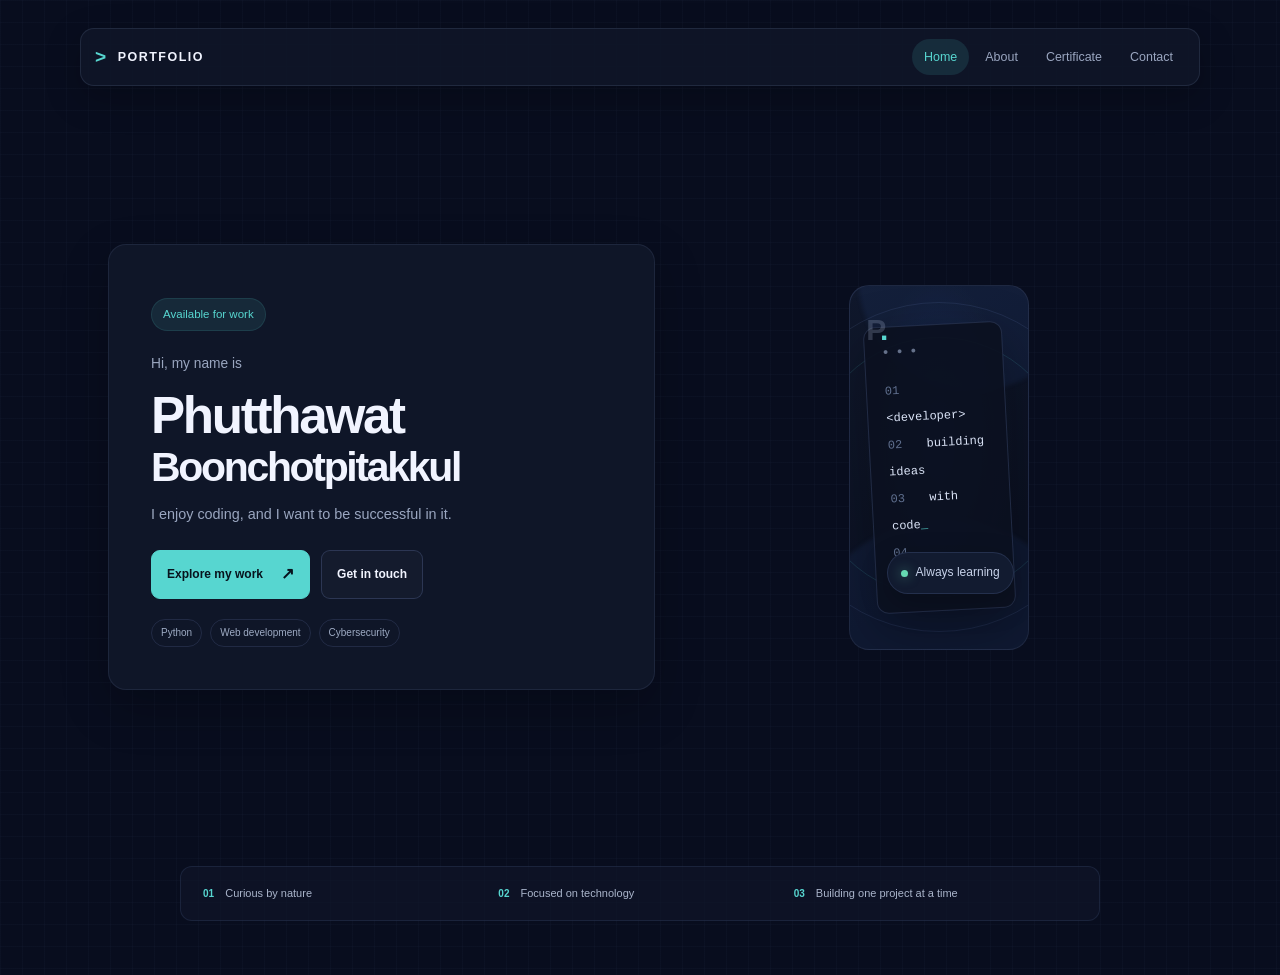
<file: index.html>
<!DOCTYPE html>
<html lang="en">

<head>
    <meta charset="UTF-8">
    <meta name="viewport" content="width=device-width, initial-scale=1.0">
    <title>Phutthawat Boonchotpitakkul | Portfolio</title>
    <link rel="stylesheet" href="index.css">
    <link href="https://unpkg.com/aos@2.3.1/dist/aos.css" rel="stylesheet">
</head>

<body>
    <header class="main-header">
        <div class="logo">
            <span class="arrow">></span> PORTFOLIO
        </div>

        <nav class="nav-container">
            <ul class="nav">
                <li class="nav-item"><a href="index.html" class="nav-link active">Home</a></li>
                <li class="nav-item"><a href="index2_about.html" class="nav-link">About</a></li>
                <li class="nav-item"><a href="index3_certificate.html" class="nav-link">Certificate</a></li>
                <li class="nav-item"><a href="index4_contac.html" class="nav-link">Contact</a></li>
            </ul>
        </nav>
    </header>

    <section id="HERO">
        <div class="hero-content" data-aos="zoom-in-up" data-aos-easing="ease-out-back">
            <p class="tag">Available for work</p>
            <p class="greeting">Hi, my name is</p>
            <h1>Phutthawat <span>Boonchotpitakkul</span></h1>
            <p class="desc">I enjoy coding, and I want to be successful in it.</p>
            <div class="hero-actions">
                <a class="hero-button hero-button-primary" href="index3_certificate.html">Explore my work <span>↗</span></a>
                <a class="hero-button hero-button-quiet" href="index4_contac.html">Get in touch</a>
            </div>
            <div class="hero-skills" aria-label="Areas of interest">
                <span>Python</span><span>Web development</span><span>Cybersecurity</span>
            </div>
        </div>
        <aside class="hero-visual" aria-label="Developer profile illustration">
            <div class="visual-orbit orbit-one"></div><div class="visual-orbit orbit-two"></div>
            <div class="visual-code"><span class="code-dots">● ● ●</span><code><b>01</b> &lt;developer&gt;<br><b>02</b> &nbsp;building ideas<br><b>03</b> &nbsp;with code<span class="cursor">_</span><br><b>04</b> &lt;/developer&gt;</code></div>
            <div class="visual-badge"><span class="status-dot"></span><span>Always learning</span></div>
            <div class="visual-monogram">P<span>.</span></div>
        </aside>
    </section>
    <section class="home-note" aria-label="Portfolio overview"><p><span>01</span> Curious by nature</p><p><span>02</span> Focused on technology</p><p><span>03</span> Building one project at a time</p></section>
    <script src="https://unpkg.com/aos@2.3.1/dist/aos.js"></script>
    <script>
        AOS.init();
    </script>
    
</body>

    </html>
</file>
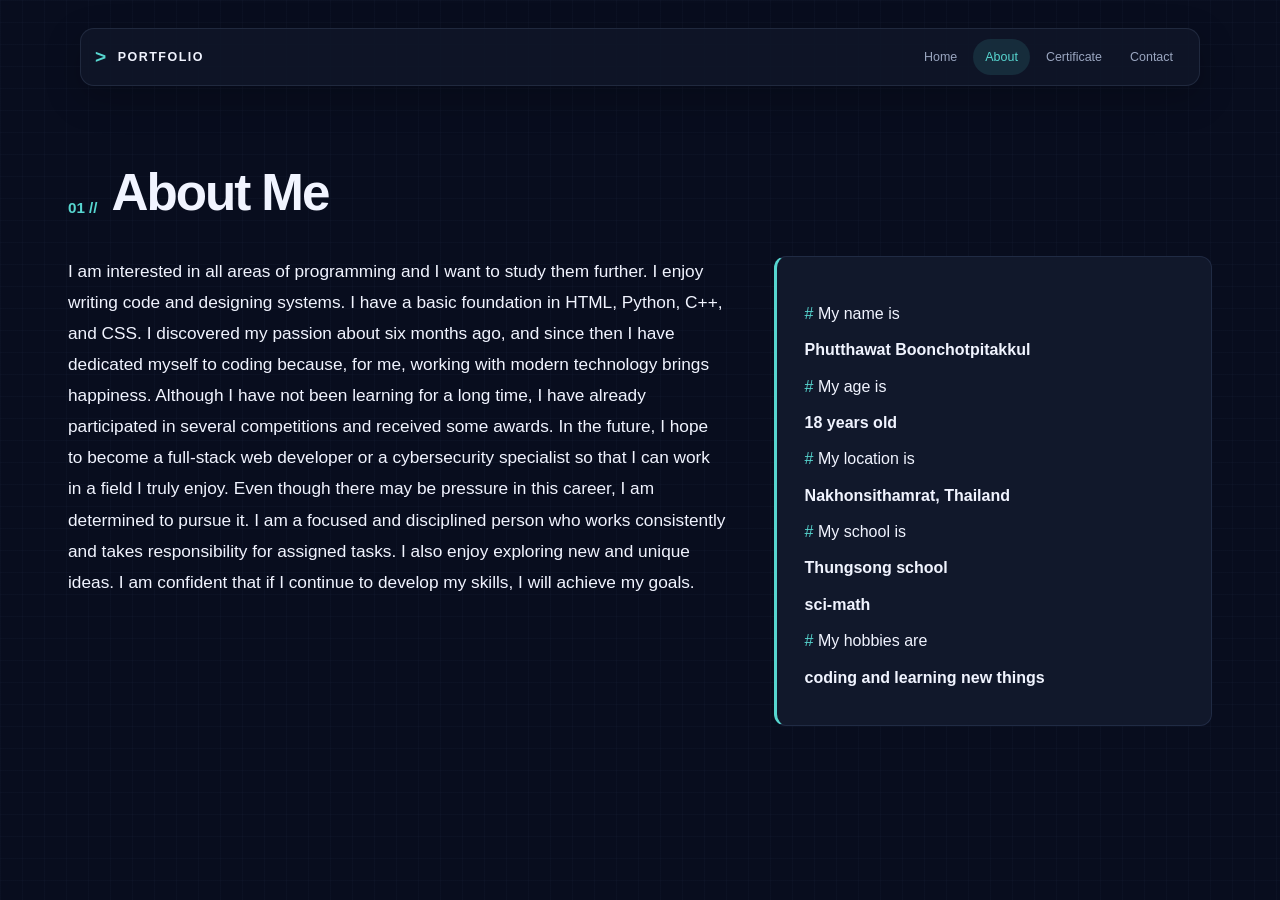
<file: index2_about.html>
<!DOCTYPE html>
<html lang="en">
<head>
    <meta charset="UTF-8">
    <meta name="viewport" content="width=device-width, initial-scale=1.0">
    <title>My Portfolio</title>
    <link rel="stylesheet" href="index.css">
    <link href="https://unpkg.com/aos@2.3.1/dist/aos.css" rel="stylesheet">
</head>
<body>
    <header class="main-header">
    <div class="logo">
        <span class="arrow">></span> PORTFOLIO
    </div>
    
    <nav class="nav-container">
        <ul class="nav">
            <li class="nav-item"><a href="index.html" class="nav-link">Home</a></li>
            <li class="nav-item"><a href="index2_about.html" class="nav-link active">About</a></li>
            <li class="nav-item"><a href="index3_certificate.html" class="nav-link">Certificate</a></li>
            <li class="nav-item"><a href="index4_contac.html" class="nav-link">Contact</a></li>
        </ul>
    </nav>
</header>
    <section id="ABOUT">
        <div data-aos="fade-right"
             data-aos-offset="300"
            data-aos-easing="ease-out-back">
        <div class="section-heading">
            <span class="section-num">01 //</span>
            <h1>About Me</h1>
        </div>
        </div>
        <div class="about-grid">
            <div data-aos="fade-up"
                data-aos-anchor-placement="top-bottom">
            <div class="about-left">
            <p>I am interested in all areas of programming and I want to study them further. I enjoy writing code and designing systems. I have a basic foundation in HTML, Python, C++, and CSS. I discovered my passion about six months ago, and since then I have dedicated myself to coding because, for me, working with modern technology brings happiness.
                Although I have not been learning for a long time, I have already participated in several competitions and received some awards. In the future, I hope to become a full-stack web developer or a cybersecurity specialist so that I can work in a field I truly enjoy. Even though there may be pressure in this career, I am determined to pursue it.
                I am a focused and disciplined person who works consistently and takes responsibility for assigned tasks. I also enjoy exploring new and unique ideas. I am confident that if I continue to develop my skills, I will achieve my goals.</p>
            </div>

        </div>

    <div data-aos="fade-up"
        data-aos-anchor-placement="top-bottom">    
    <div class="terminal">
      <div class="term-body">
        <p><span class="green"># </span>My name is</p>
        <p class="blue">Phutthawat Boonchotpitakkul</p>
        <p><span class="green"># </span>My age is</p>
        <p class="blue">18 years old</p>
        <p><span class="green"># </span>My location is</p>
        <p class="blue">Nakhonsithamrat, Thailand</p>
        <p><span class="green"># </span>My school is</p>
        <p class="blue">Thungsong school</p>
        <p class="blue">sci-math</p>
        <p><span class="green"># </span>My hobbies are</p>
        <p class="blue">coding and learning new things</p>

      </div>
    </div>
    </section>
    </div>
    <script src="https://unpkg.com/aos@2.3.1/dist/aos.js"></script>
    <script>
        AOS.init();
    </script>
        
</body>
</html>
</file>
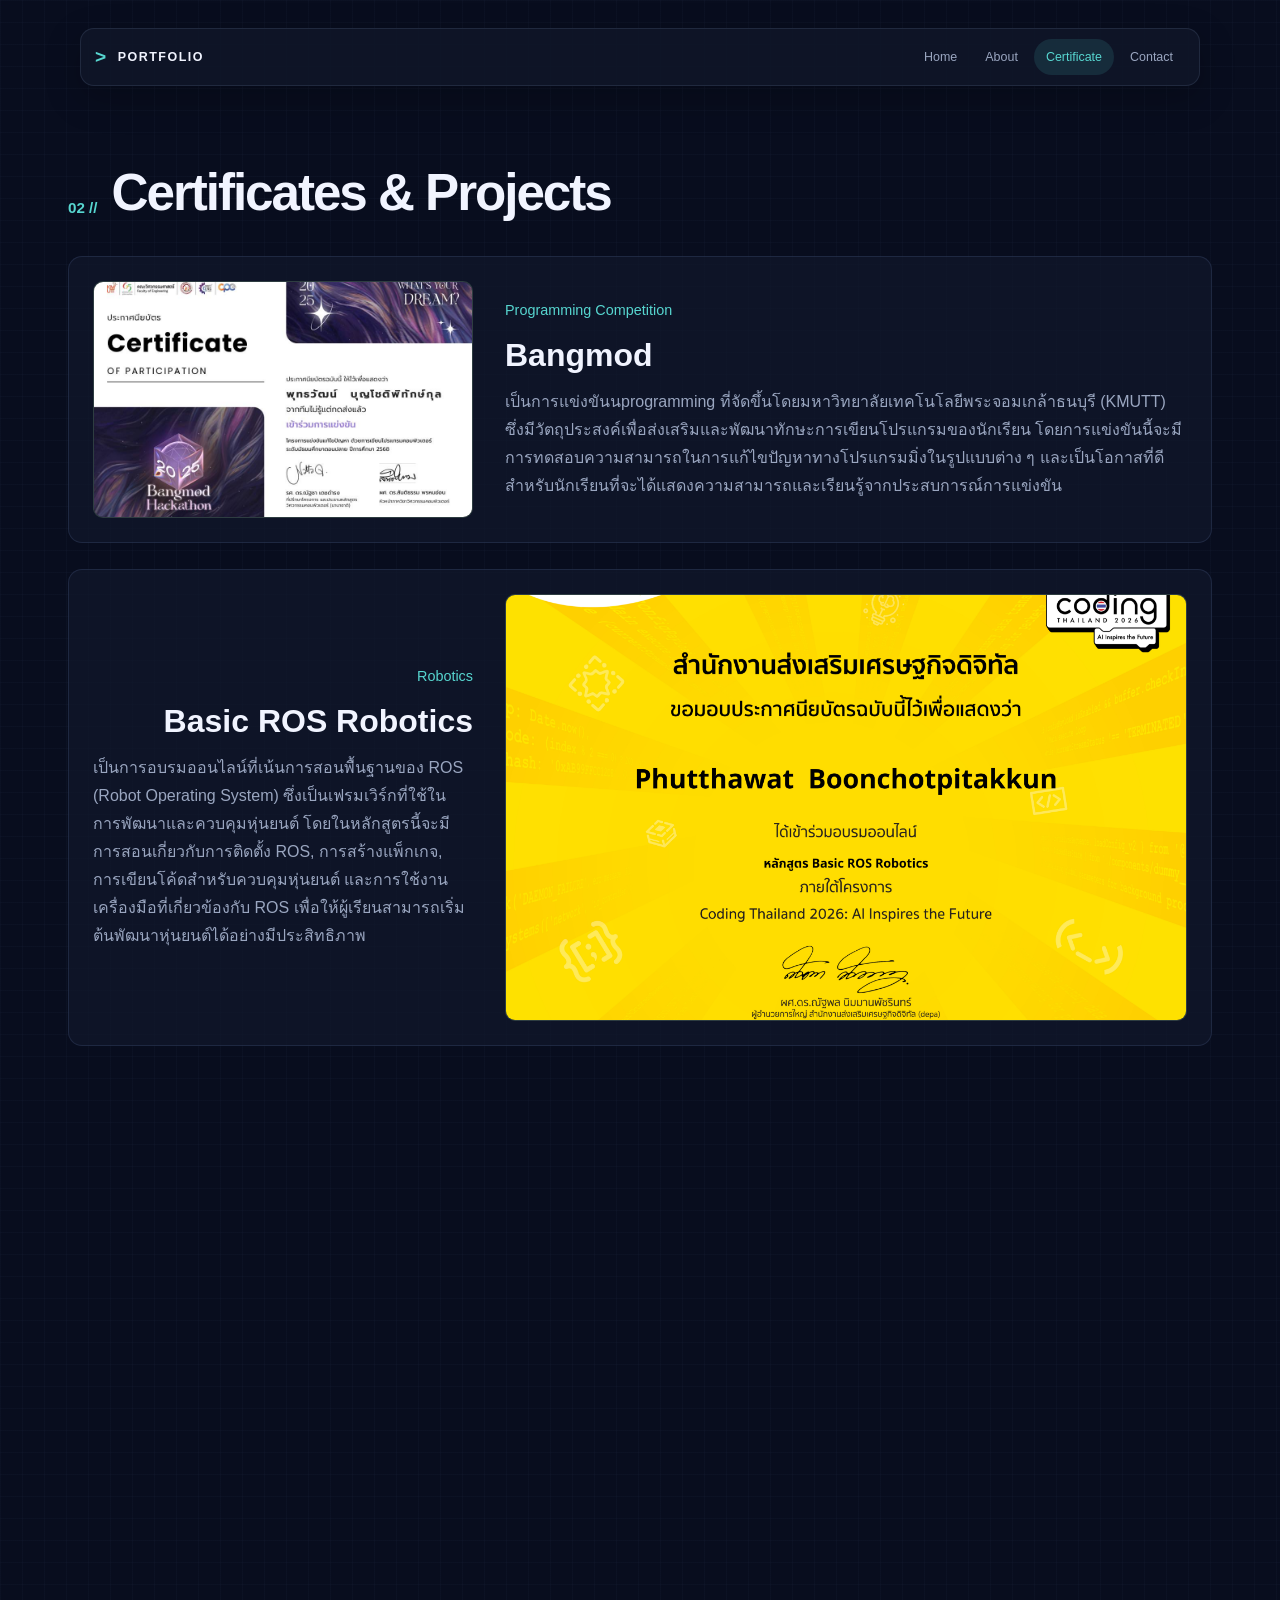
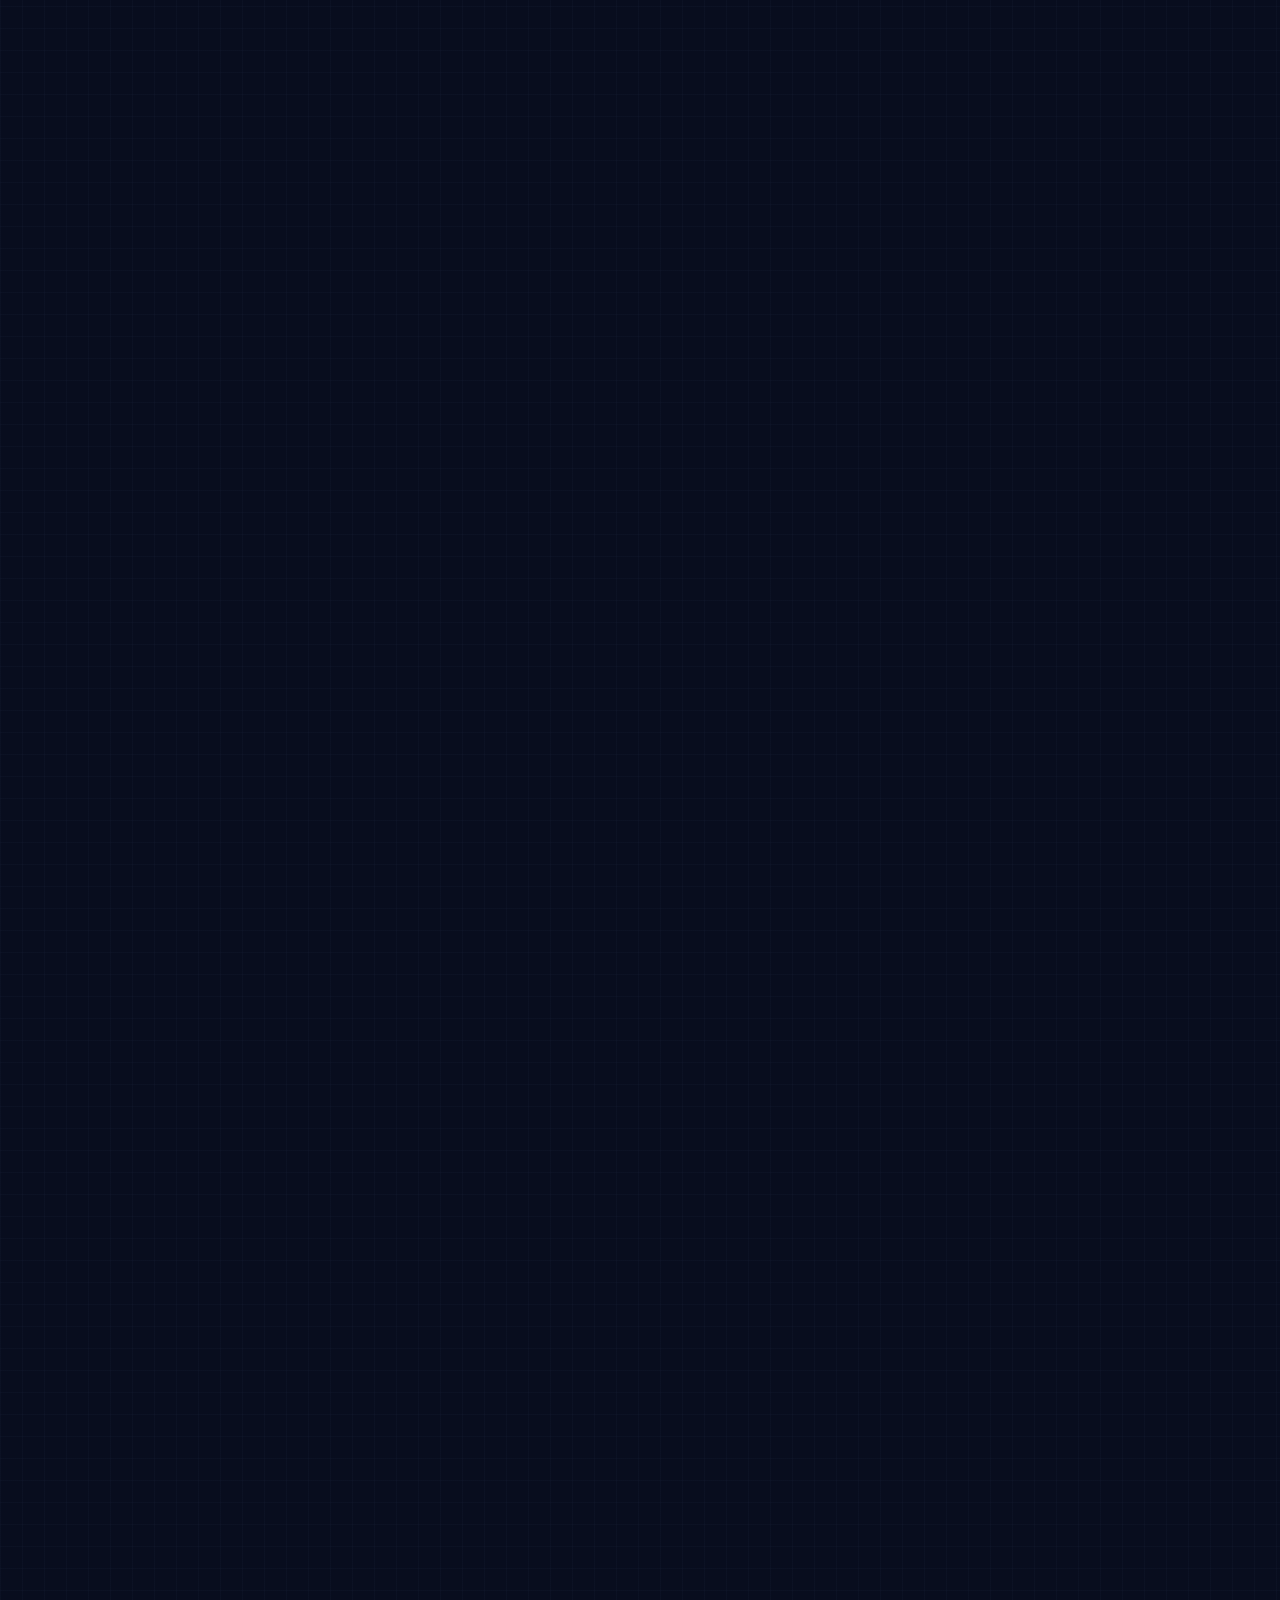
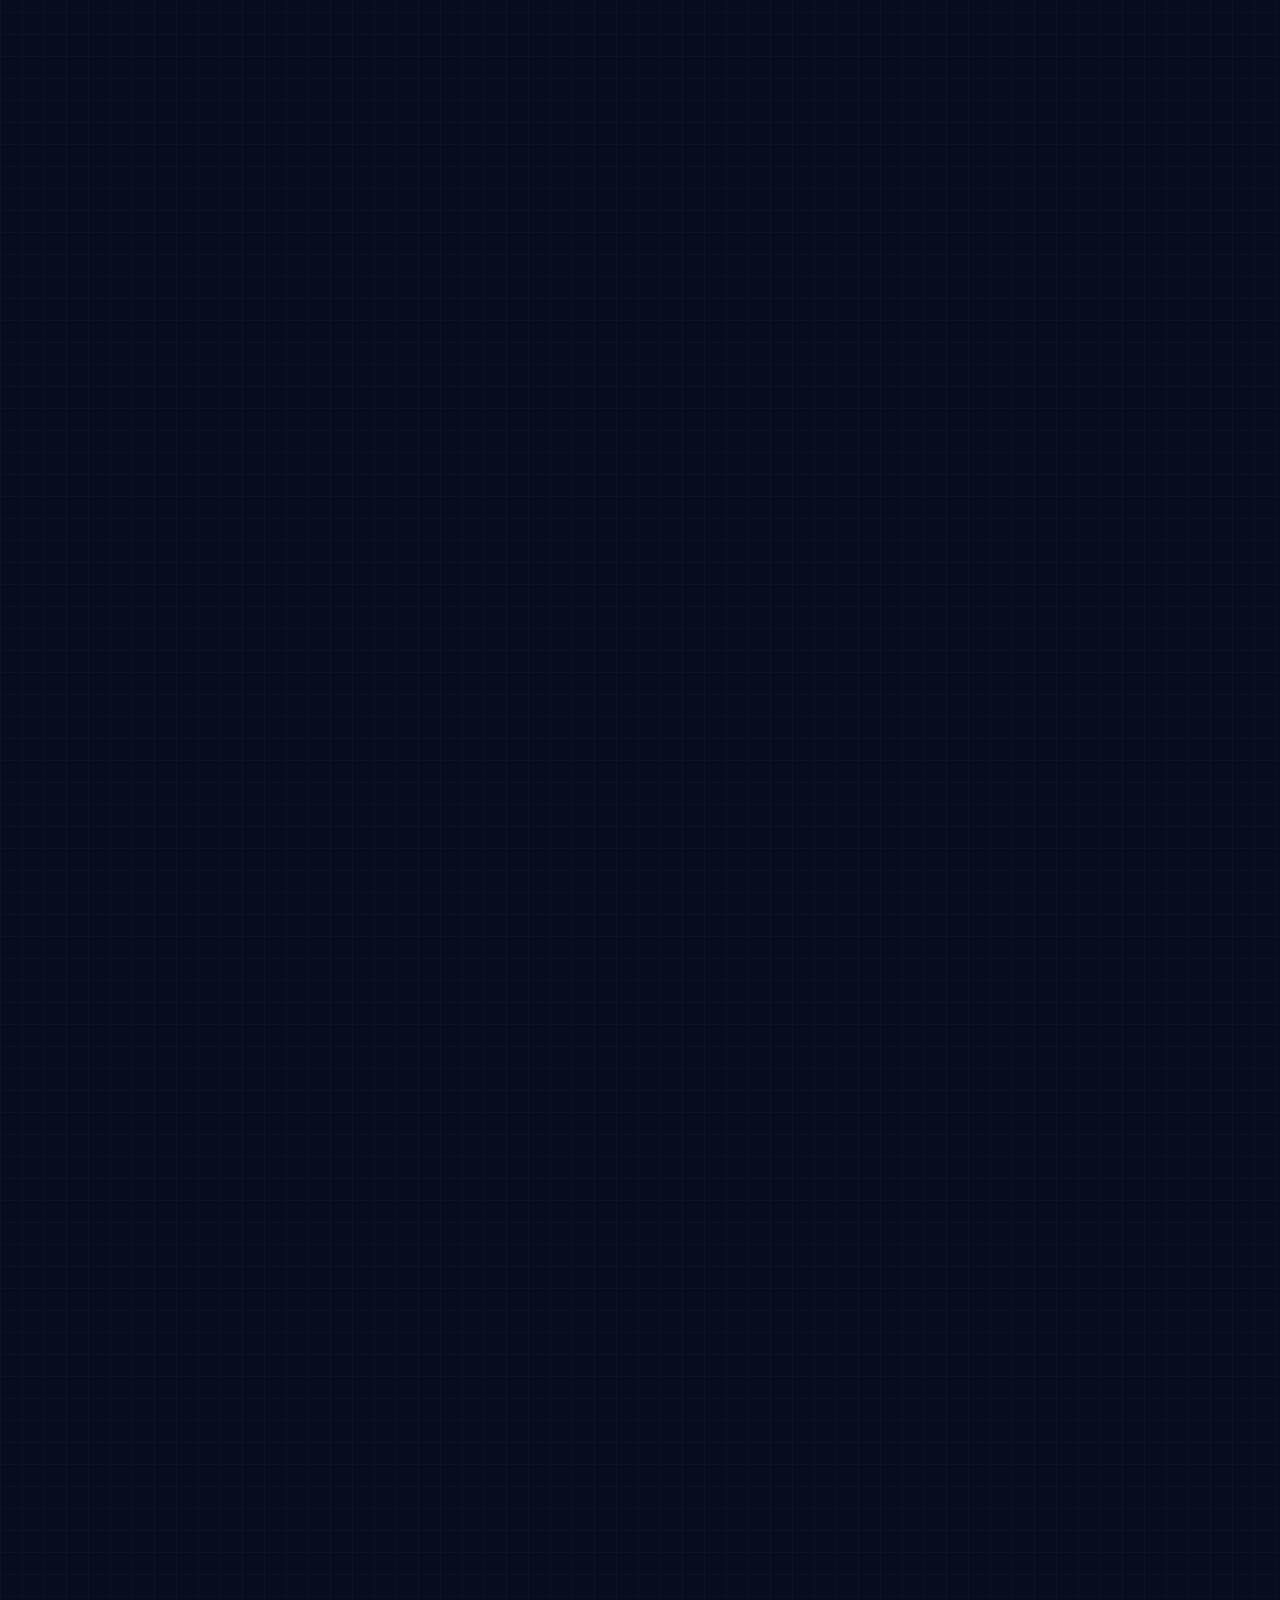
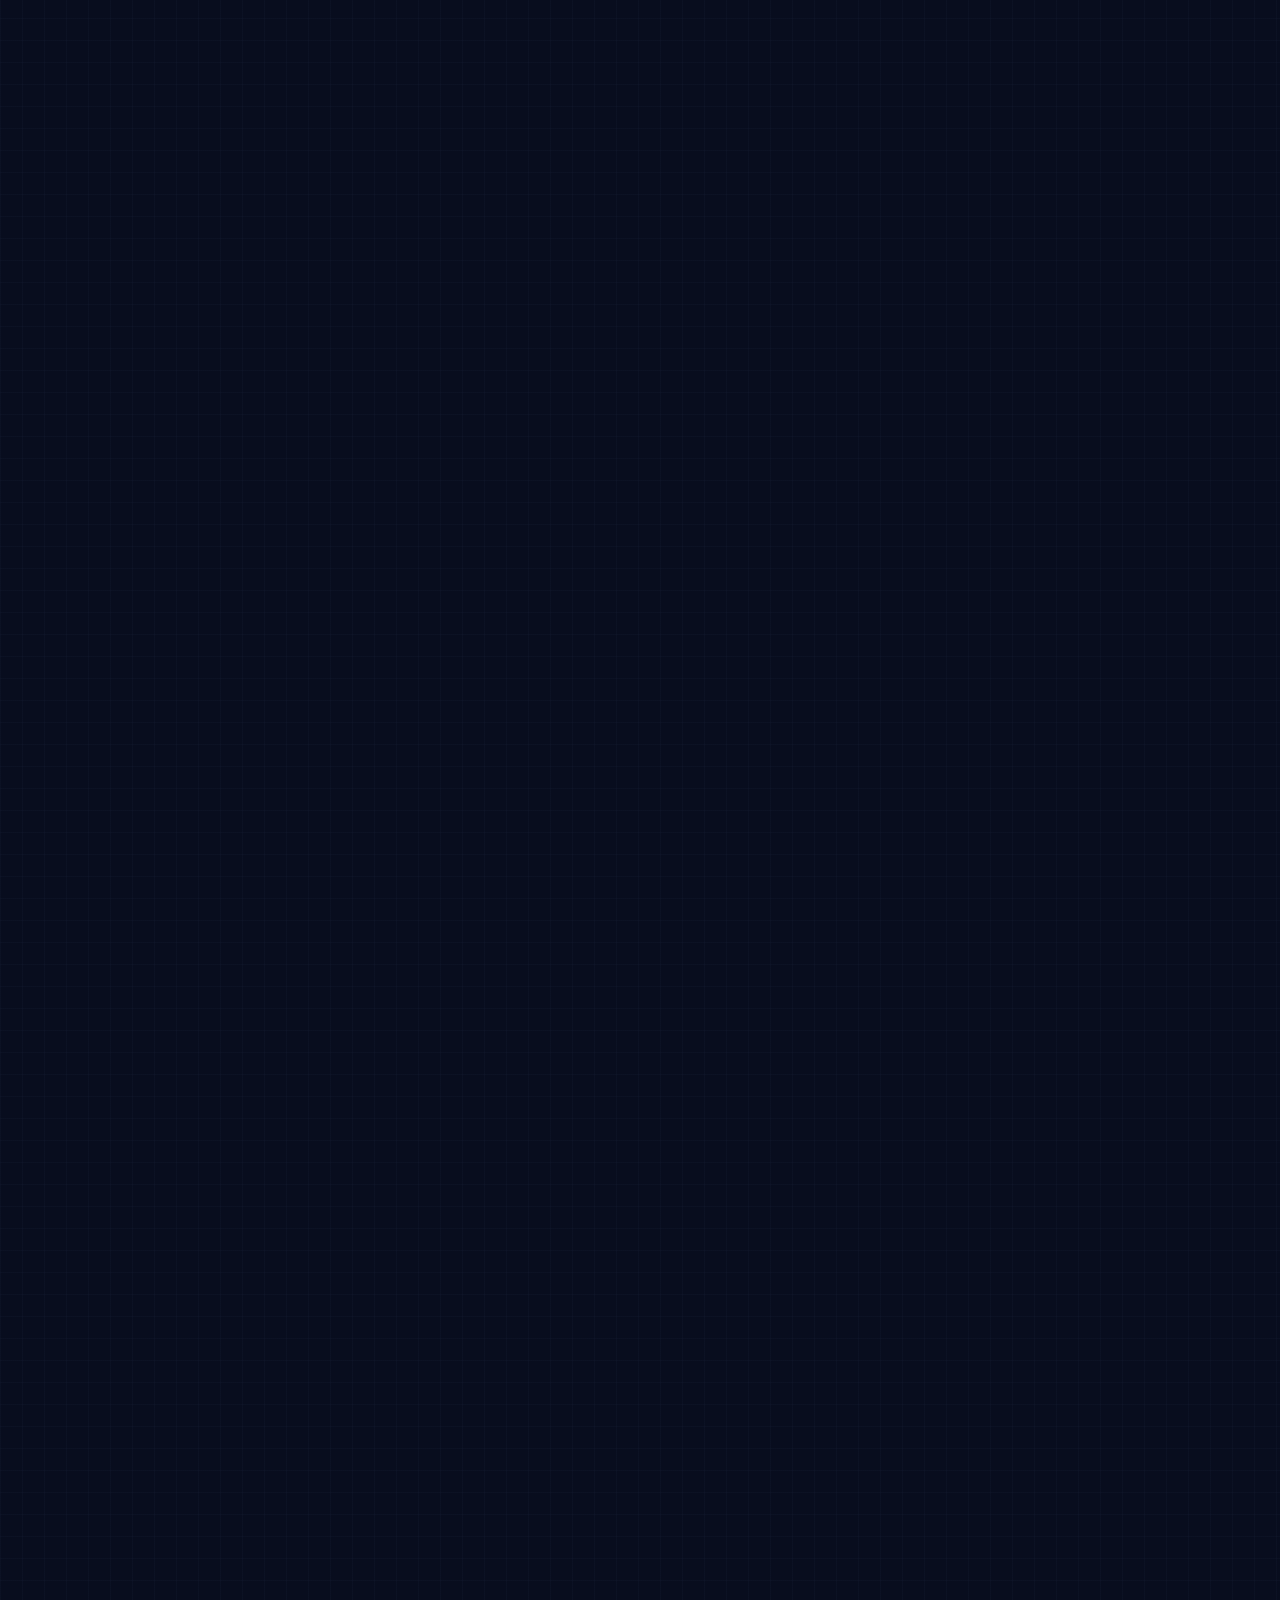
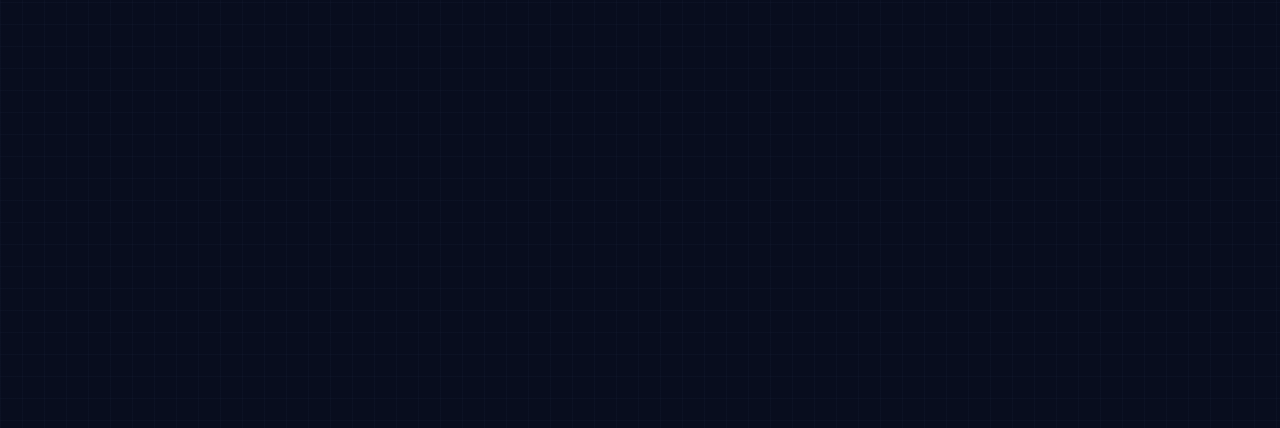
<file: index3_certificate.html>
<!DOCTYPE html>
<html lang="en">
<head>
    <meta charset="UTF-8">
    <meta name="viewport" content="width=device-width, initial-scale=1.0">
    <title>My Portfolio</title>
    <link rel="stylesheet" href="index.css">
    <link href="https://unpkg.com/aos@2.3.1/dist/aos.css" rel="stylesheet">
</head>
<body>
    <header class="main-header">
    <div class="logo">
        <span class="arrow">></span> PORTFOLIO
    </div>
    
    
    <nav class="nav-container">
        <ul class="nav">
            <li class="nav-item"><a href="index.html" class="nav-link ">Home</a></li>
            <li class="nav-item"><a href="index2_about.html" class="nav-link">About</a></li>
            <li class="nav-item"><a href="index3_certificate.html" class="nav-link active">Certificate</a></li>
            <li class="nav-item"><a href="index4_contac.html" class="nav-link">Contact</a></li>
        </ul>
    </nav>
</header>
<section id="PORTFOLIO">
    <div data-aos="fade-right"
        data-aos-offset="300"
        data-aos-easing="ease-out-back">
    <div class="section-heading">
        <span class="section-num">02 //</span>
        <h1>Certificates &amp; Projects</h1>
    </div>
    </div>

    <div class="projects-container">
        
        <div class="proj-item"  data-aos="fade-left" data-aos-easing="ease-in-sine" data-aos-offset="300">
            <div class="proj-image"><img src="PortBankmod.jpg" alt="Bangmod"></div>
            <div class="proj-content">
                <span class="proj-tag">Programming Competition</span>
                <h3 class="proj-name">Bangmod</h3>
                <p class="proj-desc">เป็นการแข่งขันนprogramming ที่จัดขึ้นโดยมหาวิทยาลัยเทคโนโลยีพระจอมเกล้าธนบุรี (KMUTT) ซึ่งมีวัตถุประสงค์เพื่อส่งเสริมและพัฒนาทักษะการเขียนโปรแกรมของนักเรียน โดยการแข่งขันนี้จะมีการทดสอบความสามารถในการแก้ไขปัญหาทางโปรแกรมมิ่งในรูปแบบต่าง ๆ และเป็นโอกาสที่ดีสำหรับนักเรียนที่จะได้แสดงความสามารถและเรียนรู้จากประสบการณ์การแข่งขัน</p>
            </div>
        </div>

        <div class="proj-item" data-aos="fade-right" data-aos-easing="ease-in-sine" data-aos-offset="300">
            <div class="proj-image"><img src="PortBasic_ROS_Robotics.jpg" alt="Basic ROS"></div>
            <div class="proj-content">
                <span class="proj-tag">Robotics</span>
                <h3 class="proj-name">Basic ROS Robotics</h3>
                <p class="proj-desc">เป็นการอบรมออนไลน์ที่เน้นการสอนพื้นฐานของ ROS (Robot Operating System) ซึ่งเป็นเฟรมเวิร์กที่ใช้ในการพัฒนาและควบคุมหุ่นยนต์ โดยในหลักสูตรนี้จะมีการสอนเกี่ยวกับการติดตั้ง ROS, การสร้างแพ็กเกจ, การเขียนโค้ดสำหรับควบคุมหุ่นยนต์ และการใช้งานเครื่องมือที่เกี่ยวข้องกับ ROS เพื่อให้ผู้เรียนสามารถเริ่มต้นพัฒนาหุ่นยนต์ได้อย่างมีประสิทธิภาพ</p>
            </div>
        </div>

        <div class="proj-item"  data-aos="fade-left" data-aos-easing="ease-in-sine" data-aos-offset="300">
            <div class="proj-image"><img src="PortEdgeAI_with_Edge_Impulse.jpg" alt="Edge AI"></div>
            <div class="proj-content">
                <span class="proj-tag">AI</span>
                <h3 class="proj-name">Edge AI with Edge Impulse</h3>
                <p class="proj-desc">เป็นการอบรมออนไลน์ที่เน้นการสอนพื้นฐานของ AI ที่ใช้ Edge Impulse ในการสร้างโมเดลการเรียนรู้ของเครื่องบนอุปกรณ์ขอบ (Edge Devices) ซึ่งช่วยให้สามารถประมวลผลข้อมูลได้ทันทีโดยไม่ต้องส่งข้อมูลไปยังคลาวด์</p>
            </div>
        </div>

        <div class="proj-item" data-aos="fade-right" data-aos-easing="ease-in-sine" data-aos-offset="300">
            <div class="proj-image"><img src="PortEngineering_Fundamentals_Electronics.jpg" alt="Electronics"></div>
            <div class="proj-content">
                <span class="proj-tag">Electronics</span>
                <h3 class="proj-name">Engineering Fundamentals Electronics</h3>
                <p class="proj-desc">เป็นการอบรมออนไลน์ที่เน้นการสอนพื้นฐานของวิศวกรรมอิเล็กทรอนิกส์ ซึ่งครอบคลุมหัวข้อต่าง ๆ เช่น วงจรไฟฟ้า, อุปกรณ์อิเล็กทรอนิกส์, การออกแบบวงจร และการใช้งานเครื่องมือที่เกี่ยวข้องกับอิเล็กทรอนิกส์ เพื่อให้ผู้เรียนมีความเข้าใจและสามารถนำไปประยุกต์ใช้ในโครงการต่าง ๆ ได้อย่างมีประสิทธิภาพ</p>
            </div>
        </div>

        <div class="proj-item"  data-aos="fade-left" data-aos-easing="ease-in-sine" data-aos-offset="300">
            <div class="proj-image"><img src="Python_Programming_for_AI_Data.jpg" alt="Python AI"></div>
            <div class="proj-content">
                <span class="proj-tag">Programming</span>
                <h3 class="proj-name">Python Programming for AI & Data</h3>
                <p class="proj-desc">เป็นการอบรมออนไลน์ที่เน้นการสอนพื้นฐานของการเขียนโปรแกรมด้วยภาษา Python สำหรับการประยุกต์ใช้ในด้าน AI และการวิเคราะห์ข้อมูล โดยในหลักสูตรนี้จะมีการสอนเกี่ยวกับโครงสร้างของภาษา Python, การใช้งานไลบรารีที่เกี่ยวข้องกับ AI และ Data Science เช่น NumPy, Pandas, และ TensorFlow เพื่อให้ผู้เรียนสามารถพัฒนาโมเดล AI และวิเคราะห์ข้อมูลได้อย่างมีประสิทธิภาพ</p>
            </div>
        </div>

        <div class="proj-item" data-aos="fade-right" data-aos-easing="ease-in-sine" data-aos-offset="300">
            <div class="proj-image"><img src="PortCHULA.jpg" alt="CHULA"></div>
            <div class="proj-content">
                <span class="proj-tag">Education</span>
                <h3 class="proj-name">CHULA Project</h3>
                <p class="proj-desc">เป็นการศึกษาออนไลน์อบรมและมีสอบย่อยเรื่องของCHULA MOOC ที่เกี่ยวกับการใช้AIและการวิเคราะห์ข้อมูล ซึ่งเป็นหลักสูตรที่จัดทำโดยมหาวิทยาลัยจุฬาลงกรณ์ (Chulalongkorn University) เพื่อให้ผู้เรียนมีความรู้และทักษะในการประยุกต์ใช้ AI และการวิเคราะห์ข้อมูลในงานต่าง ๆ ได้อย่างมีประสิทธิภาพ</p>
            </div>
        </div>

        <div class="proj-item"  data-aos="fade-left" data-aos-easing="ease-in-sine" data-aos-offset="300">
            <div class="proj-image"><img src="PortHAnsterHUb.jpg" alt="HamsterHub"></div>
            <div class="proj-content">
                <span class="proj-tag">Programming and Project</span>
                <h3 class="proj-name">HamsterHub</h3>
                <p class="proj-desc">เป็นค่ายสอนเรื่องโปรแกรมมิ่งและโปรเจ็คงาน ซึ่งที่นี้มีพี่ที่มาให้ความรู้และสอนพวกเขาติดมหาวิทยาลัยต่างๆเช่น เกษตร จุฬา และ พระจอมเกล้า ซึ่งในค่ายนี้พี่เข้าได้ให้ทำโปรเจ็คงานเพื่อแข่งและยื่นพอร์ต</p>
            </div>
        </div>

        <div class="proj-item" data-aos="fade-right" data-aos-easing="ease-in-sine" data-aos-offset="300">
            <div class="proj-image"><img src="PortIdea_Canvas.jpg" alt="Idea Canvas"></div>
            <div class="proj-content">
                <span class="proj-tag">Education</span>
                <h3 class="proj-name">Idea Canvas</h3>
                <p class="proj-desc">เป็นหลักสูตรออนไลน์ที่เน้นการสอนแนวคิดและเทคนิคในการสร้างแผนผังไอเดีย ซึ่งช่วยให้ผู้เรียนสามารถพัฒนาและจัดการไอเดียใหม่ ๆ ได้อย่างมีประสิทธิภาพ</p>
            </div>
        </div>

        <div class="proj-item"  data-aos="fade-left" data-aos-easing="ease-in-sine" data-aos-offset="300">
            <div class="proj-image"><img src="PortPSU.jpg" alt="PSU"></div>
            <div class="proj-content">
                <span class="proj-tag">Programming competition</span>
                <h3 class="proj-name">PSU Project</h3>
                <p class="proj-desc">เป็นโครงการแข่งขันโปรแกรมมิ่งที่จัดขึ้นโดยมหาวิทยาลัยสงขลานครินทร์ (PSU) ซึ่งมีวัตถุประสงค์เพื่อส่งเสริมและพัฒนาทักษะการเขียนโปรแกรมของนักเรียน โดยการแข่งขันนี้จะมีการทดสอบความสามารถในการแก้ไขปัญหาทางโปรแกรมมิ่งในรูปแบบต่าง ๆ และการแข่งขันนี้ทีมของผมได้อันดับ2</p>
            </div>
        </div>

        <div class="proj-item" data-aos="fade-right" data-aos-easing="ease-in-sine" data-aos-offset="300">
            <div class="proj-image"><img src="PortimagePSU.jpg" alt="PSU Image"></div>
            <div class="proj-content">
                <span class="proj-tag">Programming competition</span>
                <h3 class="proj-name">PSU Image Project</h3>
                <p class="proj-desc">เป็นภาพประกอบที่ได้อันดับที่ 2 จาก 29 ทีม ในการแข่งขันนี้</p>
            </div>
        </div>

        <div class="proj-item"  data-aos="fade-left" data-aos-easing="ease-in-sine" data-aos-offset="300">
            <div class="proj-image"><img src="PortKUMOOC.jpg" alt="KUMOOC"></div>
            <div class="proj-content">
                <span class="proj-tag">Education</span>
                <h3 class="proj-name">KUMOOC</h3>
                <p class="proj-desc">เป็นหลักสูตรออนไลน์ที่จัดทำโดยมหาวิทยาลัยเกษตรศาสตร์ (KU) ซึ่งทำให้ได้ใช้งานการใช้รหัสประยุกต์</p>
            </div>
        </div>

        <div class="proj-item" data-aos="fade-right" data-aos-easing="ease-in-sine" data-aos-offset="300">
            <div class="proj-image"><img src="PortTHNCA.jpg" alt="THNCA"></div>
            <div class="proj-content">
                <span class="proj-tag">Online competition</span>
                <h3 class="proj-name">THNCA</h3>
                <p class="proj-desc">เป็นหลักสูตรการแข่งขันออนไลน์ที่จัดทำโดย Thailand National Cyber Academy เพื่อหาผู้มีความสามารถในการรักษาความปลอดภัยทางไซเบอร์ไปแข่งันระดับประเทศ</p>
            </div>
        </div>

        <div class="proj-item"  data-aos="fade-left" data-aos-easing="ease-in-sine" data-aos-offset="300">
            <div class="proj-image"><img src="PortWIsdom.jpg" alt="Wisdom"></div>
            <div class="proj-content">
                <span class="proj-tag">Education and Project</span>
                <h3 class="proj-name">Wisdom</h3>
                <p class="proj-desc">เป็นโครงการที่ให้คำแนะนำต่างๆในการศึกษาคณะและมีการสอนการทำโปรเจ็คไปใช้ในรอบportfolioและมีการทำจริง</p>
            </div>
        </div>

        <div class="proj-item"  data-aos="fade-left" data-aos-easing="ease-in-sine" data-aos-offset="300">
            <div class="proj-image"><img src="AI security.jpg" alt="Ai security"></div>
            <div class="proj-content">
                <span class="proj-tag">Education</span>
                <h3 class="proj-name">AISEC</h3>
                <p class="proj-desc">เป็นการอบรมเรื่อง Ai การใข้ai ให้ได้คุณภาพแล้วก็การป้องกันการใช้ai</p>
            </div>
        </div>

        <div class="proj-item"  data-aos="fade-left" data-aos-easing="ease-in-sine" data-aos-offset="300">
            <div class="proj-image"><img src="Port DEPA.jpg" alt="DEPA"></div>
            <div class="proj-content">
                <span class="proj-tag">Education and Project</span>
                <h3 class="proj-name">DEPA</h3>
                <p class="proj-desc">เกียรติบัตรนี้ได้จากการเข้าร่วม DEPA 2026 ซึ่งผมได้เข้าร่วมทำกิจกรรมต่างๆทั้งการสอนเรื่องโค้ด arduino เบื้องต้น แล้วก็มีการทำเจ็คส่งเพื่อคัดคนเข้ารอบต่อไป</p>
            </div>
        </div>

        <div class="proj-item"  data-aos="fade-left" data-aos-easing="ease-in-sine" data-aos-offset="300">
            <div class="proj-image"><img src="Certificate claude.png" alt="claude code"></div>
            <div class="proj-content">
                <span class="proj-tag">Education</span>
                <h3 class="proj-name">Claude code</h3>
                <p class="proj-desc">เกียรติบัตรนี้ได้มาจาการเข้าอบรมของClaude ของต่างชาตื ซึ่งได้เรียนรู้promt ai แล้วตอนจบหลักสูตรมีการสอบจบเพื่อรับเกียรติบัตร</p>
            </div>
        </div>

    </div> </section>
    <script src="https://unpkg.com/aos@2.3.1/dist/aos.js"></script>
  <script>
    AOS.init();
  </script>
</body>
</html>
</file>
<file: index.css>
:root {
    --bg-dark: #101716;
    --bg-panel: #192320;
    --bg-panel-strong: #202c27;
    --border-glow: rgba(255,255,255,.12);
    --border-highlight: #a8c686;
    --text-primary: #f0f2e9;
    --text-muted: #bdc5b6;
    --text-accent: #c3dd9a;
    --text-accent-strong: #d7e9b8;
    --surface: #192320;
    --shadow: none;
    --radius: 4px;
}
html, body { max-width:100%; overflow-x:hidden; margin:0; padding:0; }
* { box-sizing:border-box; }
html { scroll-behavior:smooth; }
body { min-height:100vh; font-family:Inter,Arial,sans-serif; color:var(--text-primary); background:var(--bg-dark); line-height:1.65; }
body::before { content:none; }
a { color:var(--text-accent); text-decoration:none; }
a:hover { color:#e2edcc; }
a:focus-visible { outline:3px solid var(--text-accent); outline-offset:4px; }
button,input,textarea { font:inherit; }
.main-header { max-width:1200px; margin:0 auto; padding:16px 28px; display:flex; align-items:center; justify-content:space-between; gap:16px; background:var(--bg-dark); border:0; border-bottom:1px solid #34413a; border-radius:0; box-shadow:none; backdrop-filter:none; }
.logo { display:inline-flex; align-items:center; gap:10px; font-weight:700; letter-spacing:.08em; font-size:1rem; text-transform:uppercase; color:var(--text-primary); }
.logo .arrow { color:var(--text-accent); font-size:1.2rem; }
.nav-container { flex:1; }
.nav { display:flex; flex-wrap:wrap; justify-content:flex-end; list-style:none; gap:6px; margin:0; padding:0; }
.nav-link { display:inline-flex; min-height:44px; align-items:center; justify-content:center; padding:8px 16px; color:var(--text-muted); font-size:.92rem; transition:color .2s ease; }
.nav-link:hover,.nav-link.active { color:var(--text-accent); background:transparent; transform:none; }
.nav-link.active { box-shadow:none; text-decoration:underline; text-underline-offset:7px; }
section { max-width:1200px; margin:0 auto; padding:88px 28px 72px; }
.section-heading,.contact-header { display:flex; align-items:flex-end; flex-wrap:wrap; gap:14px; margin-bottom:36px; }
.section-num { color:var(--text-accent); font-size:.95rem; font-weight:700; }
section h1 { margin:0; font-size:clamp(2.25rem,4vw,3.4rem); line-height:1.05; letter-spacing:-.04em; }
#HERO { display:grid; place-items:center; min-height:calc(100vh - 84px); padding-top:70px; }
.hero-content { width:min(900px,100%); padding:30px 0 42px; background:transparent; border:0; border-radius:0; box-shadow:none; backdrop-filter:none; }
.tag { display:inline-flex; align-items:center; gap:10px; padding:8px 0; color:var(--text-accent); font-size:.9rem; margin-bottom:28px; }
.greeting { margin:0 0 14px; color:var(--text-muted); font-size:1.1rem; }
h1 { margin:0; font-size:clamp(3.2rem,7vw,6.6rem); font-weight:750; line-height:.98; letter-spacing:-.055em; color:var(--text-primary); }
h1 span { display:block; margin-top:.12em; font-size:.77em; color:var(--text-accent); }
.desc { margin-top:24px; color:var(--text-muted); font-size:1.1rem; max-width:680px; }
#ABOUT,#PORTFOLIO,#CONTACT { padding-top:80px; }
#ABOUT { padding-bottom:90px; }
.about-grid { display:grid; grid-template-columns:1.2fr .8fr; gap:48px; align-items:start; }
.about-left p { margin:0; color:var(--text-primary); font-size:1.08rem; text-align:left; line-height:1.8; }
.terminal { position:relative; padding:34px 28px 24px; background:var(--bg-panel); border:0; border-left:3px solid var(--text-accent); border-radius:0; box-shadow:none; }
.terminal::before { content:none; }
.term-body { margin-top:0; }
.term-body p { margin:10px 0; font-family:Inter,Arial,sans-serif; }
.green { color:var(--text-accent); }
.blue { color:var(--text-primary); font-weight:600; }
.projects-container { display:grid; gap:26px; }
.proj-item,.proj-item:nth-child(even) { display:grid; grid-template-columns:minmax(0,380px) minmax(0,1fr); gap:32px; align-items:center; padding:24px 0; border-radius:0; background:transparent; border:0; border-bottom:1px solid #34413a; box-shadow:none; }
@media (min-width:1081px) { .proj-item:nth-child(even) .proj-image { order:2; } .proj-item:nth-child(even) .proj-content { order:1; text-align:right; align-items:flex-end; } }
.proj-image { border-radius:0; overflow:hidden; width:100%; aspect-ratio:16/10; background:#202c27; border:0; }
.proj-image img { width:100%; height:100%; object-fit:cover; display:block; transition:transform .45s ease; }
.proj-image img[alt="THNCA"] { object-fit:contain; }
.proj-item:hover .proj-image img { transform:scale(1.025); }
.proj-content { display:flex; flex-direction:column; gap:14px; }
.proj-tag { display:inline-flex; align-items:center; width:fit-content; padding:0; color:var(--text-accent); font-size:.9rem; }
.proj-name { margin:0; font-size:clamp(1.55rem,3vw,2rem); font-weight:750; color:var(--text-primary); line-height:1.15; }
.proj-desc { margin:0; color:var(--text-muted); line-height:1.75; font-size:1rem; text-align:left; }
#CONTACT { padding-bottom:100px; }
#CONTACT .contact-container { display:grid; grid-template-columns:repeat(auto-fit,minmax(240px,1fr)); gap:24px; }
.contact-item { width:100%; padding:18px 0; border-radius:0; background:transparent; border:0; border-top:2px solid #34413a; box-shadow:none; display:grid; gap:10px; transition:transform .2s ease; }
.contact-item:hover { transform:translateY(-2px); border-color:var(--text-accent); }
.info-icon { font-size:1.5rem; color:var(--text-accent); }
.info-label { color:var(--text-muted); font-size:.9rem; }
.info-value { color:var(--text-primary); font-size:1.05rem; font-weight:700; word-break:break-word; }
.btn-more { display:inline-flex; min-height:44px; align-items:center; gap:10px; padding:12px 18px; border:0; border-radius:0; background:var(--text-accent); color:#101716; transition:transform .2s ease; }
.btn-more:hover { background:var(--text-accent-strong); color:#101716; transform:translateY(-2px); }
@media(max-width:1080px) { .proj-item,.proj-item:nth-child(even),.about-grid { grid-template-columns:1fr; } }
@media(max-width:820px) { .main-header { flex-direction:column; align-items:flex-start; } .nav { justify-content:flex-start; flex-wrap:wrap; } .nav-link { font-size:.85rem; padding:8px 12px; } section { padding:60px 20px 40px; } .hero-content { padding:24px 0 32px; } }
@media(max-width:768px) { #CONTACT .contact-container { grid-template-columns:repeat(2,1fr); } }
@media(max-width:640px) { .nav-link { padding:10px 14px; font-size:.82rem; } .section-heading { gap:10px; } .proj-name { font-size:1.5rem; } .contact-item { padding:18px 0; } #CONTACT .contact-container { grid-template-columns:1fr; } #HERO { min-height:calc(90vh - 60px); padding-top:40px; } h1 { font-size:clamp(2.2rem,10vw,3.4rem); } .about-left p {font-size:1rem;} }

/* Navy portfolio direction from the supplied reference */
:root {
    --bg-dark:#080d1e;
    --bg-panel:#11182b;
    --bg-panel-strong:#18233b;
    --border-glow:rgba(151,177,255,.12);
    --border-highlight:#4bd5cf;
    --text-primary:#f1f4ff;
    --text-muted:#9aa6c0;
    --text-accent:#57d6d0;
    --text-accent-strong:#91eee8;
    --surface:#11182b;
    --shadow:0 18px 48px rgba(0,0,0,.22);
    --radius:18px;
}
body { background-color:var(--bg-dark); background-image:linear-gradient(rgba(105,132,188,.035) 1px,transparent 1px),linear-gradient(90deg,rgba(105,132,188,.035) 1px,transparent 1px); background-size:22px 22px; }
.main-header { width:min(1120px,calc(100% - 48px)); margin:28px auto 0; padding:8px 14px; min-height:58px; background:rgba(15,22,40,.94); border:1px solid rgba(166,185,230,.12); border-radius:14px; box-shadow:0 12px 36px rgba(0,0,0,.22); }
.logo { font-size:.78rem; letter-spacing:.12em; }
.logo .arrow { color:var(--text-accent); }
.nav { gap:4px; }
.nav-link { min-height:36px; padding:6px 12px; font-size:.78rem; border-radius:999px; }
.nav-link:hover,.nav-link.active { color:var(--text-accent); background:rgba(87,214,208,.12); }
.nav-link.active { text-decoration:none; box-shadow:none; }
#HERO { min-height:calc(100vh - 90px); padding-top:24px; }
.hero-content { width:min(820px,100%); padding:clamp(28px,5vw,48px); background:rgba(16,23,41,.96); border:1px solid rgba(158,179,230,.1); border-radius:var(--radius); box-shadow:var(--shadow); }
.tag { padding:6px 11px; margin-bottom:22px; color:var(--text-accent); background:rgba(87,214,208,.1); border:1px solid rgba(87,214,208,.12); border-radius:999px; font-size:.72rem; }
.greeting { font-size:.86rem; }
#HERO h1 { max-width:560px; font-size:clamp(2.2rem,5vw,3.2rem); line-height:1.02; letter-spacing:-.045em; }
#HERO h1 span { font-size:.8em; color:var(--text-primary); }
#HERO .desc { margin-top:14px; font-size:.9rem; }
.terminal { border:1px solid var(--border-glow); border-left:3px solid var(--text-accent); border-radius:12px; }
.proj-item,.proj-item:nth-child(even) { padding:24px; background:rgba(17,24,43,.72); border:1px solid var(--border-glow); border-radius:14px; }
.proj-image { border-radius:10px; border:1px solid var(--border-glow); }
.contact-item { padding:18px; border:1px solid var(--border-glow); border-radius:12px; background:rgba(17,24,43,.72); }
.btn-more { border-radius:999px; }
@media(max-width:820px) { .main-header { width:calc(100% - 28px); margin-top:14px; padding:9px 12px; } }
@media(max-width:640px) { .main-header { align-items:center; gap:6px; } .nav { width:100%; display:grid; grid-template-columns:repeat(4,minmax(0,1fr)); gap:2px; } .nav-link { width:100%; padding:7px 3px; font-size:clamp(.68rem,2.8vw,.78rem); } #HERO { min-height:calc(90svh - 90px); padding-top:24px; } .hero-content { padding:26px 22px; } #HERO h1 { font-size:clamp(2rem,9vw,2.8rem); } }
@media(prefers-reduced-motion:reduce) { *,*::before,*::after { scroll-behavior:auto!important; animation-duration:.01ms!important; animation-iteration-count:1!important; transition-duration:.01ms!important; } }

/* Give the landing page a little more story and structure */
#HERO { width:min(1120px,100%); grid-template-columns:minmax(0,1.08fr) minmax(280px,.92fr); gap:clamp(18px,4vw,52px); }
.hero-content { position:relative; z-index:1; padding:clamp(28px,4vw,42px); }
.hero-visual { min-height:365px; position:relative; display:grid; place-items:center; overflow:hidden; isolation:isolate; border:1px solid rgba(151,177,255,.14); border-radius:20px; background:radial-gradient(ellipse at 50% 44%,rgba(45,79,148,.27),transparent 59%),linear-gradient(145deg,#10182c,#0b1122 72%); }
.hero-visual::before,.hero-visual::after { content:""; position:absolute; z-index:-1; width:230px; height:230px; border-radius:50%; background:rgba(48,91,169,.12); filter:blur(2px); }
.hero-visual::before { top:-125px; right:-60px; }.hero-visual::after { bottom:-160px; left:-50px; width:290px; height:290px; }
.visual-orbit { position:absolute; width:260px; height:260px; border:1px solid rgba(87,214,208,.14); border-radius:50%; }
.orbit-two { width:330px; height:330px; border-color:rgba(151,177,255,.1); }
.visual-code { width:min(290px,78%); padding:17px 18px 20px; border:1px solid rgba(151,177,255,.16); border-radius:12px; background:rgba(11,17,32,.92); box-shadow:0 20px 55px rgba(0,0,0,.3); transform:rotate(-3deg); }
.code-dots { display:block; margin-bottom:17px; color:#65718a; font-size:9px; letter-spacing:3px; }
.visual-code code { color:#dce5f8; font:500 12px/2 'SFMono-Regular',Consolas,monospace; }
.visual-code code b { margin-right:10px; color:#60708f; font-weight:400; }.visual-code code::first-line { color:#62d7cc; }
.cursor { color:var(--text-accent); }
.visual-badge { position:absolute; right:8%; bottom:15%; display:flex; align-items:center; gap:8px; padding:10px 13px; border:1px solid rgba(151,177,255,.14); border-radius:999px; background:#121b30; color:#c7d2e9; font-size:12px; box-shadow:0 10px 30px rgba(0,0,0,.24); }
.status-dot { width:7px; height:7px; border-radius:50%; background:#65d9b2; box-shadow:0 0 12px rgba(101,217,178,.55); }
.visual-monogram { position:absolute; top:8%; left:9%; color:rgba(207,220,250,.2); font:800 30px/1 Inter,Arial,sans-serif; letter-spacing:-.08em; }.visual-monogram span { color:var(--text-accent); }
.hero-actions { display:flex; flex-wrap:wrap; gap:11px; margin-top:24px; }
.hero-button { min-height:43px; display:inline-flex; align-items:center; justify-content:center; gap:18px; padding:10px 15px; border:1px solid rgba(151,177,255,.18); border-radius:9px; color:var(--text-primary); font-size:12px; font-weight:700; transition:background-color .18s ease,border-color .18s ease,color .18s ease,transform .18s ease; }
.hero-button-primary { color:#07131d; background:var(--text-accent); border-color:var(--text-accent); }.hero-button-primary span { font-size:16px; }
.hero-button-quiet { background:rgba(255,255,255,.025); }
.hero-button-primary:hover { color:#07131d; background:var(--text-accent-strong); }.hero-button-quiet:hover { border-color:rgba(87,214,208,.5); background:rgba(87,214,208,.07); }
.hero-skills { display:flex; flex-wrap:wrap; gap:8px; margin-top:20px; }
.hero-skills span { padding:5px 9px; border:1px solid rgba(151,177,255,.13); border-radius:999px; color:#9eabc4; font-size:10px; }
.home-note { width:min(920px,calc(100% - 56px)); margin:-30px auto 54px; padding:17px 22px; display:grid; grid-template-columns:repeat(3,1fr); gap:12px; border:1px solid rgba(151,177,255,.1); border-radius:12px; background:rgba(17,24,43,.62); }
.home-note p { margin:0; color:#aab5cb; font-size:11px; }.home-note p span { margin-right:8px; color:var(--text-accent); font-size:10px; font-weight:700; }
@media(hover:hover) and (pointer:fine) { .hero-button:hover { transform:translateY(-2px); } }
@media(max-width:820px) { #HERO { grid-template-columns:1fr; gap:18px; padding-top:30px; } .hero-visual { min-height:260px; } .visual-orbit { width:210px; height:210px; }.orbit-two { width:270px; height:270px; } .visual-code { transform:rotate(-2deg); } .visual-badge { bottom:12%; } .home-note { margin-top:-15px; } }
@media(max-width:640px) { #HERO { min-height:auto; padding-bottom:30px; } .hero-content { padding:27px 22px; } .hero-visual { min-height:230px; border-radius:15px; } .visual-code { width:250px; } .home-note { width:calc(100% - 40px); margin:0 auto 36px; grid-template-columns:1fr; gap:8px; padding:15px 18px; } }
@media(prefers-reduced-motion:reduce) { .hero-button { transition:none; } }
</file>
